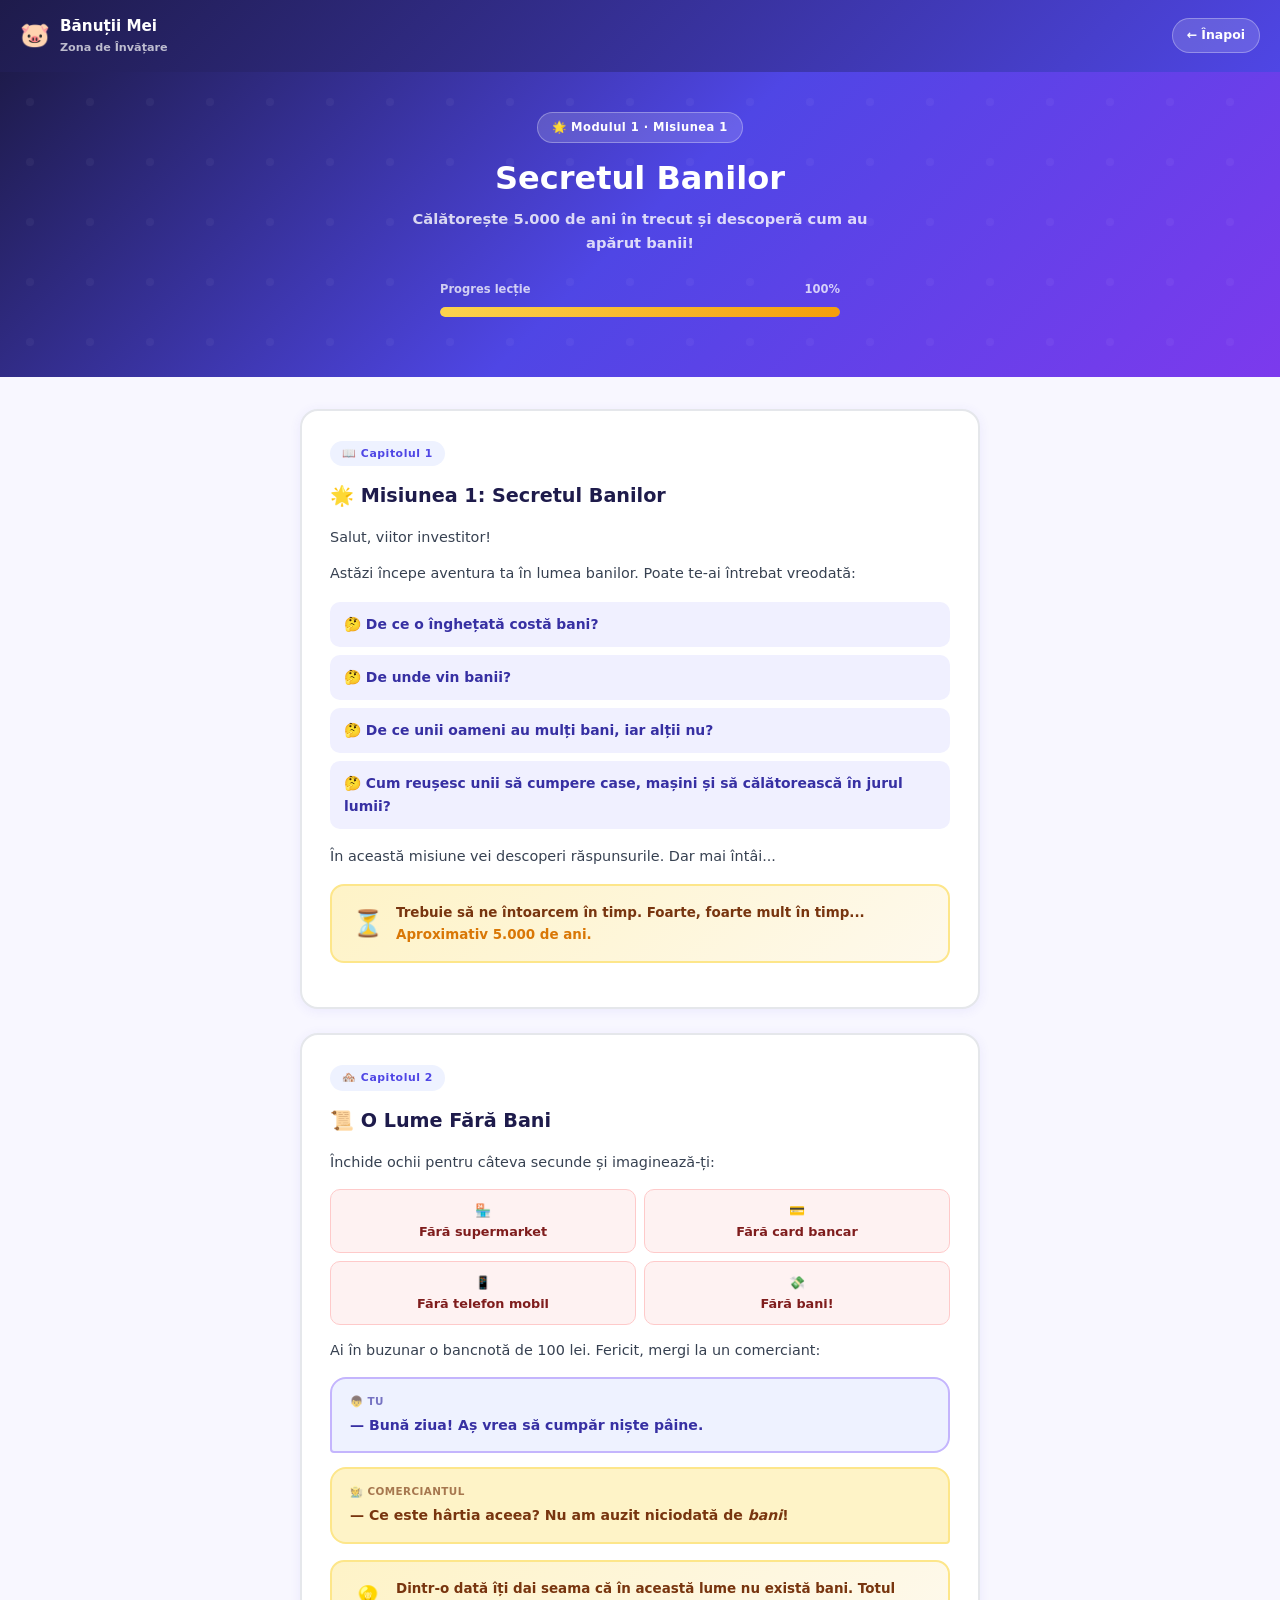
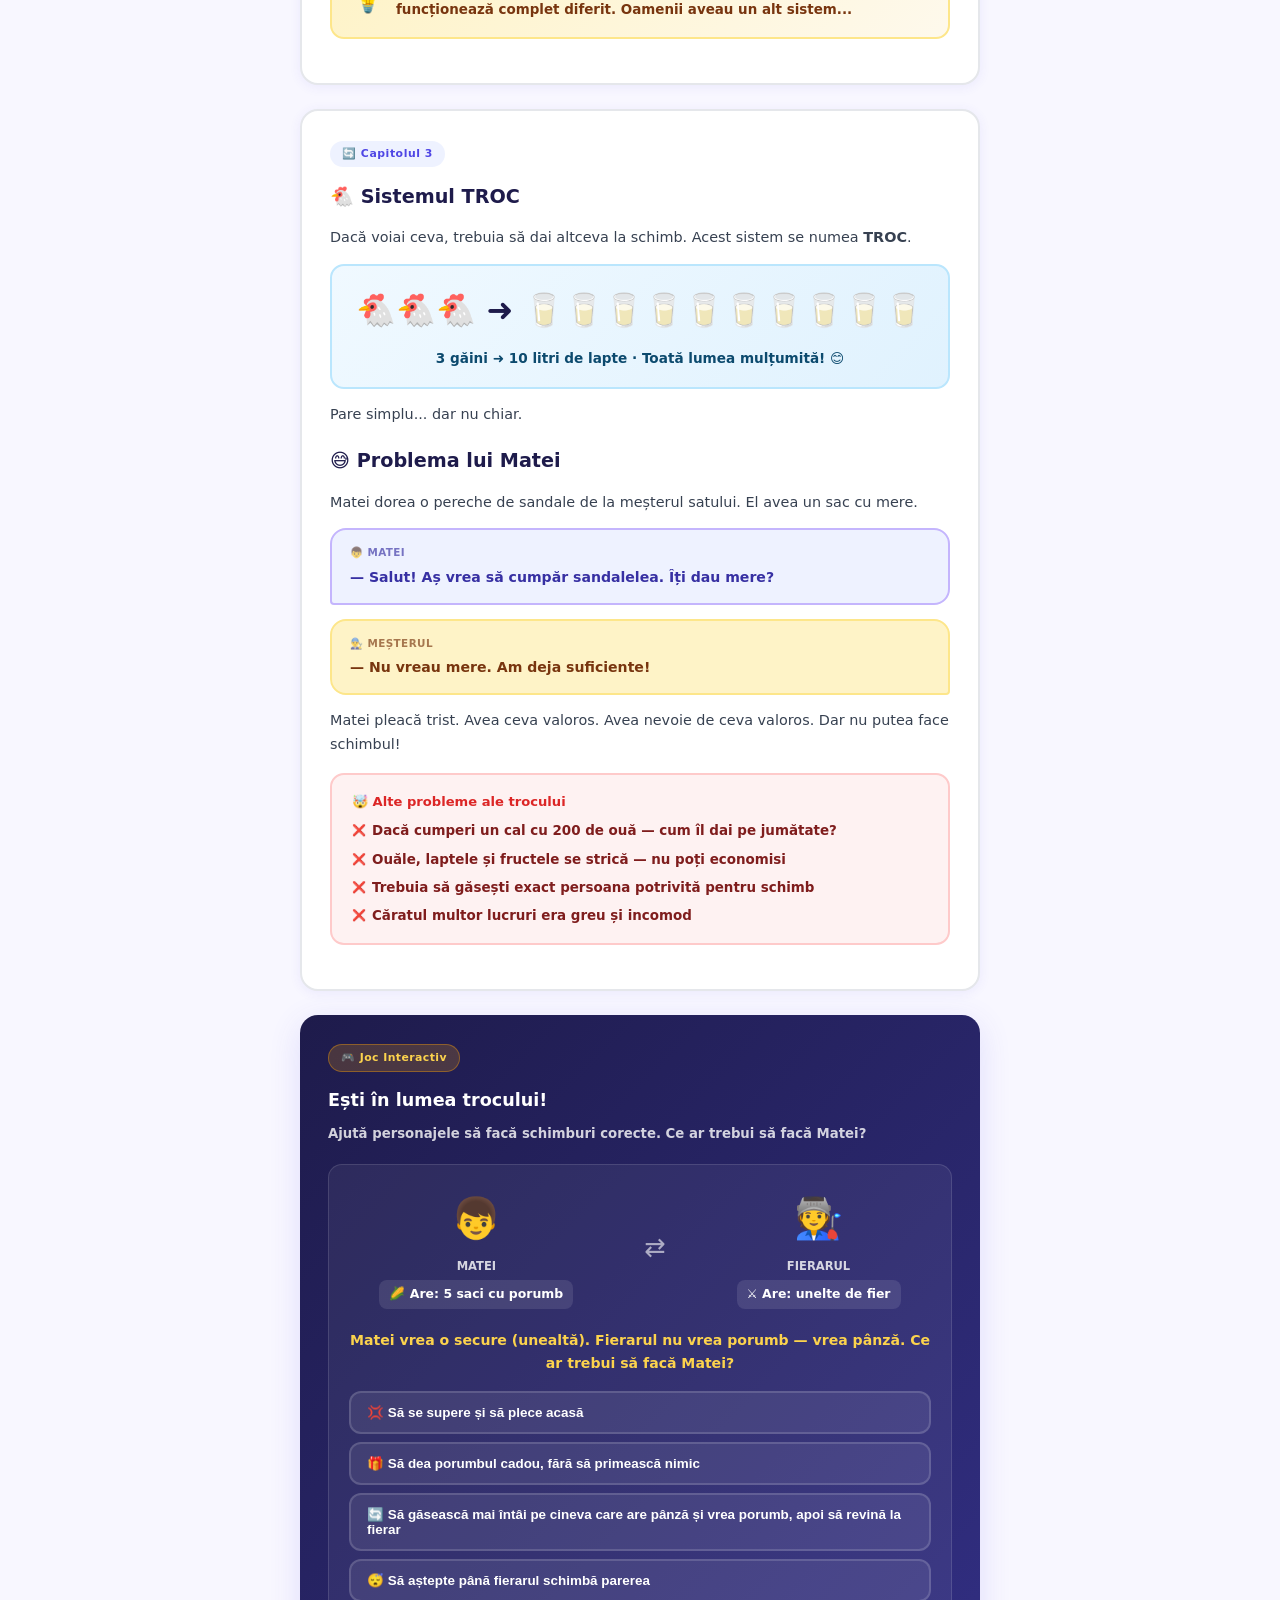
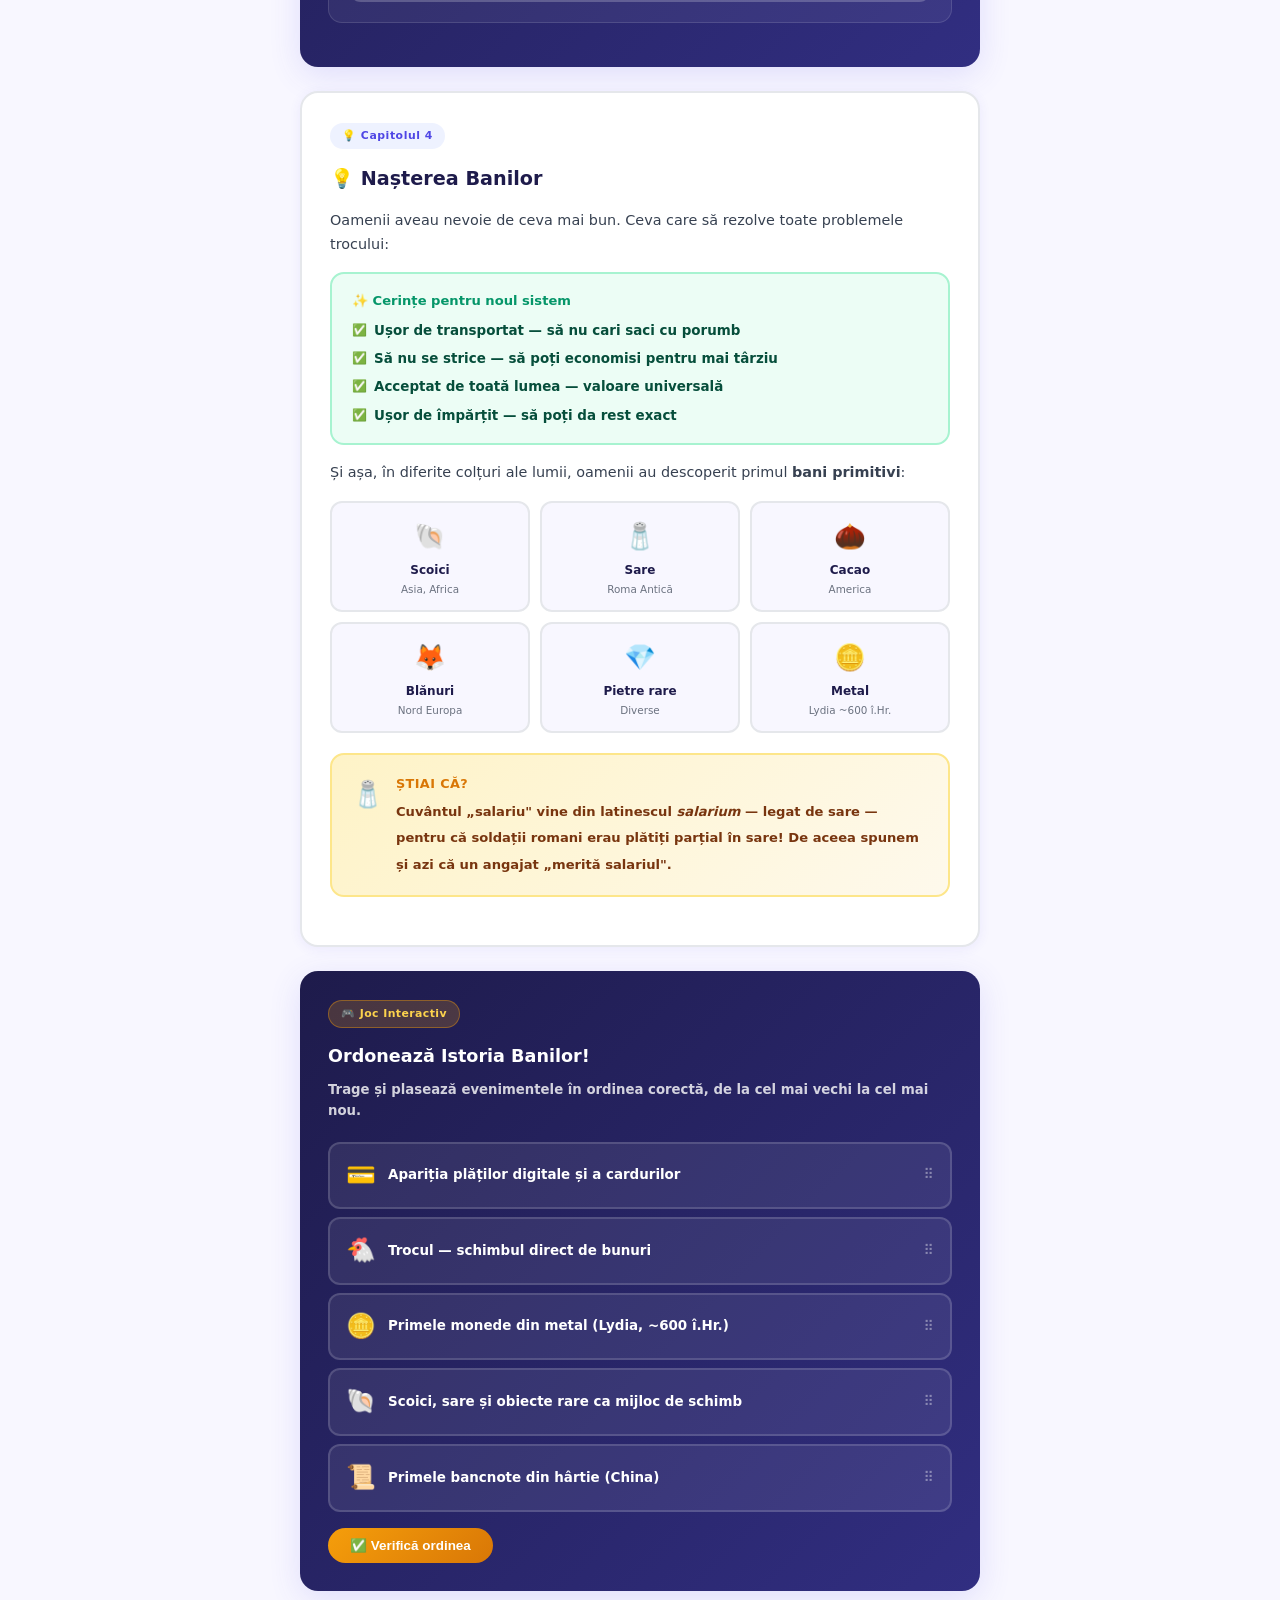
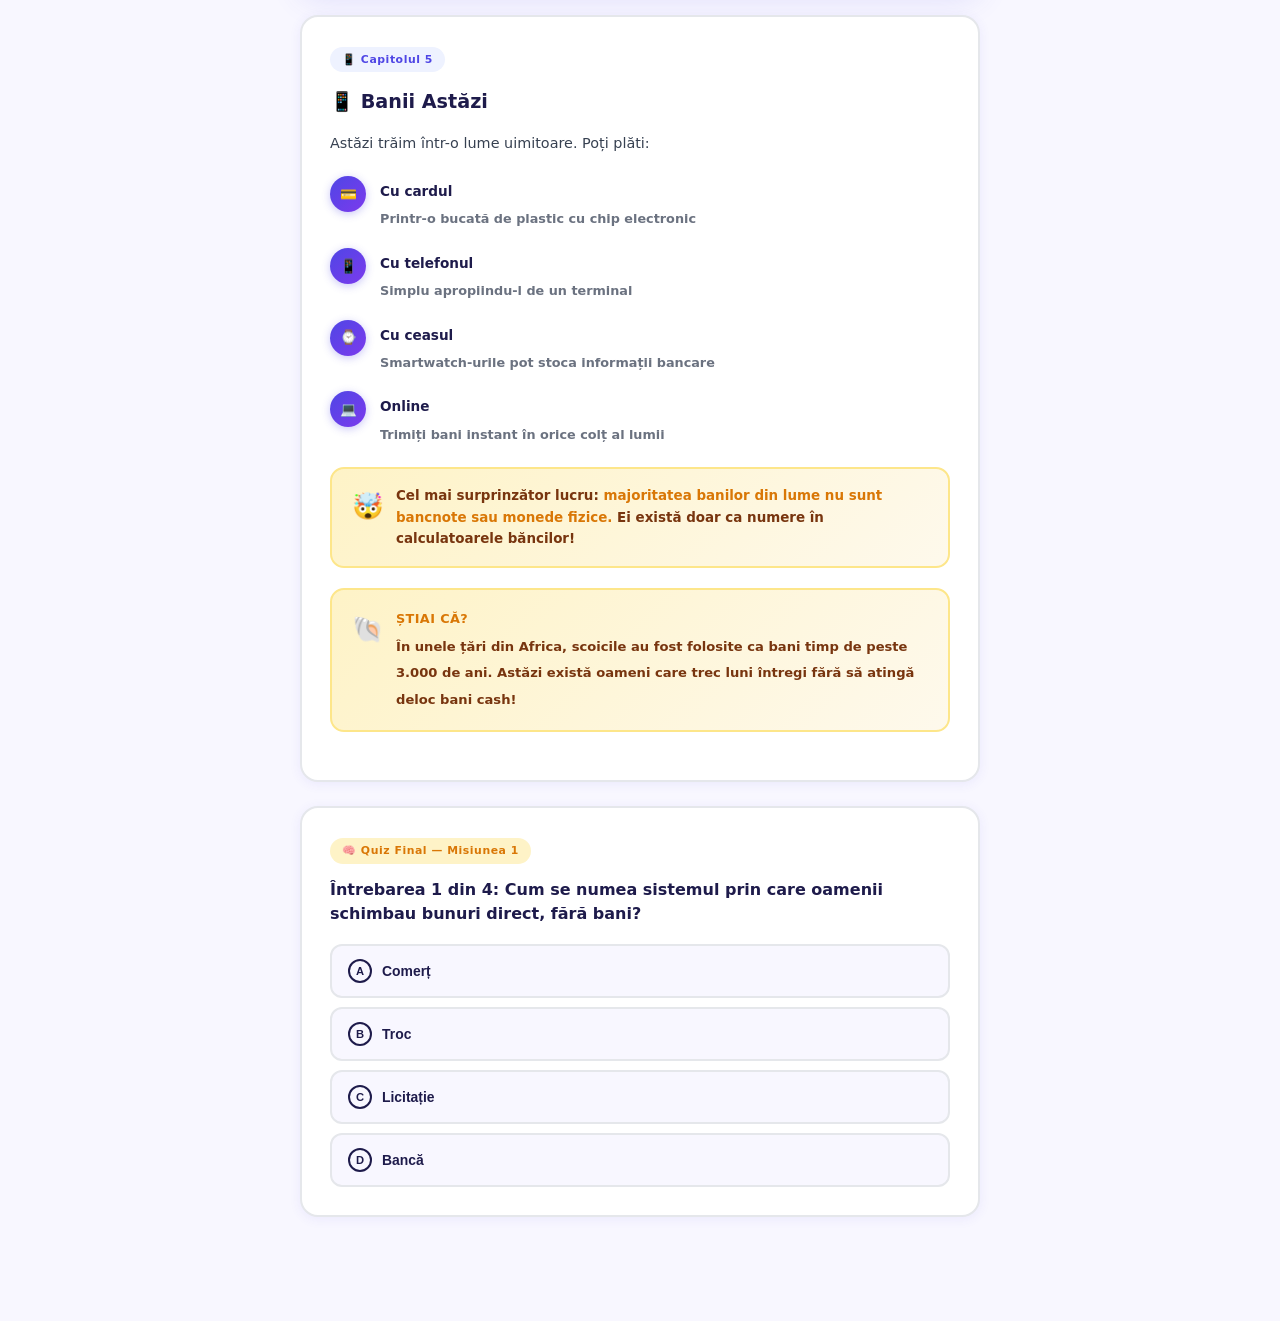
<file: lectia1.html>
<!DOCTYPE html>
<html lang="ro">
<head>
<meta charset="UTF-8">
<meta name="viewport" content="width=device-width, initial-scale=1.0">
<title>Misiunea 1: Secretul Banilor — Bănuții Mei</title>
<link rel="icon" href="data:image/svg+xml,%3Csvg xmlns='http://www.w3.org/2000/svg' viewBox='0 0 64 64'%3E%3Ctext y='52' font-size='52'%3E%F0%9F%90%B7%3C/text%3E%3C/svg%3E">
<style>
  :root {
    --purple:    #4F46E5;
    --purple-d:  #3730A3;
    --purple-l:  #EEF2FF;
    --gold:      #F59E0B;
    --gold-l:    #FEF3C7;
    --gold-d:    #D97706;
    --green:     #059669;
    --green-l:   #ECFDF5;
    --red:       #DC2626;
    --red-l:     #FEF2F2;
    --text:      #1E1B4B;
    --text2:     #4338CA;
    --text3:     #6B7280;
    --bg:        #F8F7FF;
    --surface:   #FFFFFF;
    --border:    #E5E7EB;
    --sh:        0 2px 12px rgba(79,70,229,.08);
    --sh-lg:     0 8px 32px rgba(79,70,229,.14);
    --radius:    18px;
  }
  * { margin:0; padding:0; box-sizing:border-box; }
  body { font-family:'Segoe UI',system-ui,sans-serif; background:var(--bg); color:var(--text); line-height:1.65; }

  /* ── NAV ── */
  .nav { background:linear-gradient(135deg,#1E1B4B,#4F46E5); padding:14px 20px; display:flex; align-items:center; gap:14px; }
  .nav-brand { display:flex; align-items:center; gap:10px; color:white; text-decoration:none; }
  .nav-brand h1 { font-size:.95rem; font-weight:900; }
  .nav-brand p  { font-size:.7rem; opacity:.7; font-weight:600; }
  .nav-back { margin-left:auto; color:white; background:rgba(255,255,255,.15); border:1.5px solid rgba(255,255,255,.3); border-radius:50px; padding:6px 14px; font-size:.78rem; font-weight:800; cursor:pointer; text-decoration:none; }

  /* ── HERO ── */
  .hero {
    background:linear-gradient(135deg,#1E1B4B 0%,#4F46E5 50%,#7C3AED 100%);
    padding:40px 24px 60px; text-align:center; color:white; position:relative; overflow:hidden;
  }
  .hero::before {
    content:''; position:absolute; inset:0;
    background:url("data:image/svg+xml,%3Csvg width='60' height='60' viewBox='0 0 60 60' xmlns='http://www.w3.org/2000/svg'%3E%3Cg fill='none' fill-rule='evenodd'%3E%3Cg fill='%23ffffff' fill-opacity='0.04'%3E%3Ccircle cx='30' cy='30' r='4'/%3E%3C/g%3E%3C/g%3E%3C/svg%3E");
  }
  .hero-badge { display:inline-flex; align-items:center; gap:6px; background:rgba(255,255,255,.15); border:1.5px solid rgba(255,255,255,.3); border-radius:50px; padding:5px 14px; font-size:.72rem; font-weight:800; margin-bottom:16px; letter-spacing:.04em; }
  .hero h1 { font-size:2rem; font-weight:900; margin-bottom:10px; line-height:1.2; }
  .hero p  { font-size:.92rem; opacity:.8; font-weight:600; max-width:480px; margin:0 auto 24px; }
  .progress-wrap { max-width:400px; margin:0 auto; }
  .progress-label { display:flex; justify-content:space-between; font-size:.72rem; font-weight:800; opacity:.75; margin-bottom:8px; }
  .progress-bar { background:rgba(255,255,255,.2); border-radius:100px; height:10px; overflow:hidden; }
  .progress-fill { height:100%; border-radius:100px; background:linear-gradient(90deg,#FCD34D,#F59E0B); transition:width .8s cubic-bezier(.34,1.56,.64,1); }

  /* ── MAIN ── */
  .main { max-width:720px; margin:0 auto; padding:32px 20px 80px; }

  /* ── STORY CARD ── */
  .story-card {
    background:var(--surface); border-radius:var(--radius); border:2px solid var(--border);
    padding:28px; box-shadow:var(--sh); margin-bottom:24px;
    opacity:0; transform:translateY(24px); transition:opacity .5s, transform .5s;
  }
  .story-card.visible { opacity:1; transform:none; }
  .story-card .card-tag {
    display:inline-flex; align-items:center; gap:5px;
    background:var(--purple-l); color:var(--purple);
    border-radius:50px; padding:4px 12px; font-size:.68rem; font-weight:900;
    letter-spacing:.05em; margin-bottom:14px;
  }
  .story-card h2 { font-size:1.2rem; font-weight:900; margin-bottom:14px; color:var(--text); }
  .story-card p  { font-size:.9rem; color:#374151; font-weight:500; margin-bottom:12px; }
  .story-card p:last-child { margin-bottom:0; }

  /* speech bubble */
  .bubble {
    background:var(--purple-l); border:2px solid #C4B5FD;
    border-radius:16px; border-bottom-left-radius:4px;
    padding:14px 18px; margin:14px 0; font-size:.88rem; font-weight:700; color:var(--purple-d);
    position:relative;
  }
  .bubble.right { border-bottom-left-radius:16px; border-bottom-right-radius:4px; background:var(--gold-l); border-color:#FDE68A; color:#78350F; }
  .bubble-name { font-size:.65rem; font-weight:900; opacity:.65; margin-bottom:4px; letter-spacing:.04em; text-transform:uppercase; }

  /* fact highlight */
  .highlight-box {
    background:linear-gradient(135deg,var(--gold-l),#FEF9EC);
    border:2px solid #FDE68A; border-radius:14px; padding:16px 20px;
    margin:16px 0; display:flex; align-items:flex-start; gap:12px;
  }
  .highlight-box .hb-icon { font-size:1.6rem; flex-shrink:0; }
  .highlight-box .hb-text { font-size:.84rem; font-weight:700; color:#78350F; line-height:1.6; }
  .highlight-box .hb-text strong { color:var(--gold-d); }

  .problem-box {
    background:var(--red-l); border:2px solid #FECACA; border-radius:14px;
    padding:16px 20px; margin:16px 0;
  }
  .problem-box h4 { font-size:.82rem; font-weight:900; color:var(--red); margin-bottom:8px; }
  .problem-box ul { list-style:none; display:flex; flex-direction:column; gap:6px; }
  .problem-box li { font-size:.84rem; font-weight:600; color:#7F1D1D; padding-left:20px; position:relative; }
  .problem-box li::before { content:'❌'; position:absolute; left:0; font-size:.7rem; top:2px; }

  .solution-box {
    background:var(--green-l); border:2px solid #A7F3D0; border-radius:14px;
    padding:16px 20px; margin:16px 0;
  }
  .solution-box h4 { font-size:.82rem; font-weight:900; color:var(--green); margin-bottom:8px; }
  .solution-box ul { list-style:none; display:flex; flex-direction:column; gap:6px; }
  .solution-box li { font-size:.84rem; font-weight:600; color:#064E3B; padding-left:22px; position:relative; }
  .solution-box li::before { content:'✅'; position:absolute; left:0; font-size:.75rem; top:1px; }

  /* timeline */
  .timeline { margin:20px 0; }
  .tl-item { display:flex; gap:14px; margin-bottom:16px; align-items:flex-start; }
  .tl-dot { width:36px; height:36px; border-radius:50%; background:linear-gradient(135deg,var(--purple),#7C3AED); color:white; font-size:.85rem; display:flex; align-items:center; justify-content:center; flex-shrink:0; box-shadow:0 2px 8px rgba(79,70,229,.3); }
  .tl-body { flex:1; padding-top:4px; }
  .tl-body strong { font-size:.85rem; font-weight:900; display:block; margin-bottom:3px; }
  .tl-body span { font-size:.8rem; color:var(--text3); font-weight:600; }

  /* ── INTERACTIVE: TROC GAME ── */
  .interactive-card {
    background:linear-gradient(135deg,#1E1B4B,#312E81);
    border-radius:var(--radius); padding:28px; margin-bottom:24px;
    color:white; box-shadow:var(--sh-lg);
    opacity:0; transform:translateY(24px); transition:opacity .5s, transform .5s;
  }
  .interactive-card.visible { opacity:1; transform:none; }
  .ic-tag { display:inline-flex; align-items:center; gap:5px; background:rgba(245,158,11,.2); border:1.5px solid rgba(245,158,11,.4); color:#FCD34D; border-radius:50px; padding:4px 12px; font-size:.68rem; font-weight:900; letter-spacing:.04em; margin-bottom:14px; }
  .ic-title { font-size:1.1rem; font-weight:900; margin-bottom:8px; }
  .ic-desc  { font-size:.83rem; opacity:.8; font-weight:600; margin-bottom:20px; line-height:1.6; }

  /* troc game */
  .troc-scene { background:rgba(255,255,255,.06); border:1.5px solid rgba(255,255,255,.12); border-radius:14px; padding:20px; margin-bottom:16px; }
  .troc-characters { display:flex; align-items:center; justify-content:space-around; margin-bottom:20px; flex-wrap:wrap; gap:10px; }
  .troc-char { text-align:center; }
  .troc-char .char-icon { font-size:2.5rem; display:block; margin-bottom:6px; }
  .troc-char .char-name { font-size:.72rem; font-weight:800; opacity:.8; }
  .troc-char .char-has  { font-size:.78rem; font-weight:700; background:rgba(255,255,255,.1); border-radius:8px; padding:4px 10px; margin-top:4px; }
  .troc-arrow { font-size:1.6rem; opacity:.6; }
  .troc-question { font-size:.88rem; font-weight:800; text-align:center; margin-bottom:16px; color:#FCD34D; }
  .troc-options { display:flex; flex-direction:column; gap:8px; }
  .troc-opt { background:rgba(255,255,255,.08); border:2px solid rgba(255,255,255,.15); border-radius:12px; padding:12px 16px; font-size:.84rem; font-weight:700; cursor:pointer; transition:all .2s; text-align:left; color:white; }
  .troc-opt:hover { background:rgba(255,255,255,.15); border-color:rgba(255,255,255,.35); transform:translateX(4px); }
  .troc-opt.correct { background:rgba(5,150,105,.3); border-color:#34D399; }
  .troc-opt.wrong   { background:rgba(220,38,38,.3);  border-color:#F87171; }
  .troc-feedback { display:none; background:rgba(255,255,255,.08); border-radius:12px; padding:14px 16px; font-size:.84rem; font-weight:700; margin-top:12px; line-height:1.6; }
  .troc-feedback.show { display:block; }
  .troc-next { display:none; margin-top:12px; background:linear-gradient(135deg,#F59E0B,#D97706); color:white; border:none; border-radius:50px; padding:10px 22px; font-size:.84rem; font-weight:900; cursor:pointer; transition:transform .15s; }
  .troc-next:hover { transform:scale(1.04); }
  .troc-next.show { display:inline-flex; align-items:center; gap:6px; }

  /* ── INTERACTIVE: MONEY SORT ── */
  .sort-grid { display:grid; grid-template-columns:repeat(2,1fr); gap:10px; margin-bottom:16px; }
  .sort-item { background:rgba(255,255,255,.08); border:2px solid rgba(255,255,255,.15); border-radius:12px; padding:14px; text-align:center; cursor:grab; transition:all .2s; user-select:none; }
  .sort-item:hover { background:rgba(255,255,255,.15); transform:scale(1.03); }
  .sort-item .si-icon { font-size:1.8rem; display:block; margin-bottom:5px; }
  .sort-item .si-name { font-size:.76rem; font-weight:800; }
  .sort-item .si-era  { font-size:.66rem; opacity:.6; font-weight:600; }
  .sort-item.placed   { opacity:.5; cursor:default; }
  .sort-zones { display:grid; grid-template-columns:1fr 1fr; gap:10px; margin-bottom:16px; }
  .sort-zone {
    border:2px dashed rgba(255,255,255,.25); border-radius:12px; min-height:80px;
    padding:10px; display:flex; flex-wrap:wrap; gap:6px; align-items:flex-start; transition:border-color .2s;
  }
  .sort-zone.hover { border-color:#FCD34D; background:rgba(252,211,77,.1); }
  .sort-zone-label { font-size:.72rem; font-weight:900; opacity:.7; letter-spacing:.04em; margin-bottom:8px; display:block; }

  /* ── INTERACTIVE: TIMELINE SORT ── */
  .tl-sort { display:flex; flex-direction:column; gap:8px; margin-bottom:16px; }
  .tl-sort-item { background:rgba(255,255,255,.08); border:2px solid rgba(255,255,255,.15); border-radius:12px; padding:12px 16px; display:flex; align-items:center; gap:12px; cursor:grab; transition:all .2s; }
  .tl-sort-item:hover { background:rgba(255,255,255,.14); }
  .tl-sort-item.dragging { opacity:.4; }
  .tl-sort-item .ts-icon { font-size:1.5rem; flex-shrink:0; }
  .tl-sort-item .ts-text { font-size:.84rem; font-weight:700; flex:1; }
  .tl-sort-item .ts-handle { font-size:.9rem; opacity:.4; }
  .sort-check-btn { background:linear-gradient(135deg,#F59E0B,#D97706); color:white; border:none; border-radius:50px; padding:10px 22px; font-size:.84rem; font-weight:900; cursor:pointer; transition:transform .15s; }
  .sort-check-btn:hover { transform:scale(1.04); }

  /* ── QUIZ ── */
  .quiz-card {
    background:var(--surface); border-radius:var(--radius); border:2px solid var(--border);
    padding:28px; box-shadow:var(--sh); margin-bottom:24px;
    opacity:0; transform:translateY(24px); transition:opacity .5s, transform .5s;
  }
  .quiz-card.visible { opacity:1; transform:none; }
  .quiz-card .quiz-tag { display:inline-flex; align-items:center; gap:5px; background:var(--gold-l); color:var(--gold-d); border-radius:50px; padding:4px 12px; font-size:.68rem; font-weight:900; letter-spacing:.05em; margin-bottom:14px; }
  .quiz-q { font-size:1rem; font-weight:900; margin-bottom:18px; color:var(--text); line-height:1.5; }
  .quiz-opts { display:flex; flex-direction:column; gap:9px; }
  .quiz-opt { background:var(--bg); border:2px solid var(--border); border-radius:12px; padding:13px 16px; font-size:.87rem; font-weight:700; cursor:pointer; transition:all .2s; text-align:left; color:var(--text); display:flex; align-items:center; gap:10px; }
  .quiz-opt:hover:not([disabled]) { border-color:var(--purple); background:var(--purple-l); }
  .quiz-opt.correct { border-color:var(--green); background:var(--green-l); color:#065F46; }
  .quiz-opt.wrong   { border-color:var(--red); background:var(--red-l); color:#7F1D1D; }
  .quiz-opt .opt-letter { width:24px; height:24px; border-radius:50%; border:2px solid currentColor; display:flex; align-items:center; justify-content:center; font-size:.7rem; font-weight:900; flex-shrink:0; }
  .quiz-feedback { display:none; border-radius:12px; padding:13px 16px; font-size:.84rem; font-weight:700; margin-top:14px; line-height:1.6; }
  .quiz-feedback.show.correct { display:block; background:var(--green-l); color:#065F46; border:2px solid #A7F3D0; }
  .quiz-feedback.show.wrong   { display:block; background:var(--red-l); color:#7F1D1D; border:2px solid #FECACA; }
  .quiz-score { text-align:center; padding:20px; }
  .quiz-score .qs-icon { font-size:3rem; margin-bottom:10px; }
  .quiz-score h3 { font-size:1.1rem; font-weight:900; margin-bottom:6px; }
  .quiz-score p  { font-size:.83rem; color:var(--text3); font-weight:600; }

  /* ── COMPLETION ── */
  .completion-card {
    background:linear-gradient(135deg,#059669,#34D399); border-radius:var(--radius);
    padding:32px; text-align:center; color:white; box-shadow:var(--sh-lg); margin-bottom:24px;
    display:none;
  }
  .completion-card.show { display:block; animation:popIn .5s cubic-bezier(.34,1.56,.64,1); }
  @keyframes popIn { from{transform:scale(.8);opacity:0} to{transform:scale(1);opacity:1} }
  .completion-card .cc-icon { font-size:3.5rem; margin-bottom:14px; display:block; animation:float 3s ease-in-out infinite; }
  @keyframes float{0%,100%{transform:translateY(0)}50%{transform:translateY(-8px)}}
  .completion-card h2 { font-size:1.4rem; font-weight:900; margin-bottom:8px; }
  .completion-card p  { font-size:.88rem; opacity:.85; font-weight:600; max-width:400px; margin:0 auto 22px; line-height:1.6; }
  .xp-badge { display:inline-flex; align-items:center; gap:8px; background:rgba(255,255,255,.2); border:2px solid rgba(255,255,255,.4); border-radius:50px; padding:10px 22px; font-size:1rem; font-weight:900; margin-bottom:20px; }
  .btn-next-lesson { background:white; color:var(--green); border:none; border-radius:50px; padding:14px 28px; font-size:.95rem; font-weight:900; cursor:pointer; transition:transform .15s, box-shadow .15s; box-shadow:0 4px 14px rgba(0,0,0,.15); }
  .btn-next-lesson:hover { transform:scale(1.04); box-shadow:0 6px 20px rgba(0,0,0,.2); }

  /* ── FUN FACT ── */
  .fun-fact { background:linear-gradient(135deg,var(--gold-l),#FEF9EC); border:2px solid #FDE68A; border-radius:14px; padding:18px 20px; margin:20px 0; display:flex; gap:12px; align-items:flex-start; }
  .fun-fact .ff-icon { font-size:1.6rem; flex-shrink:0; }
  .fun-fact .ff-body strong { font-size:.8rem; font-weight:900; color:var(--gold-d); display:block; margin-bottom:4px; letter-spacing:.03em; }
  .fun-fact .ff-body span  { font-size:.82rem; font-weight:600; color:#78350F; line-height:1.6; }

  /* ── CHALLENGE ── */
  .challenge-card { background:linear-gradient(135deg,#4F46E5,#7C3AED); border-radius:var(--radius); padding:24px; margin-bottom:24px; color:white; }
  .challenge-card .ch-tag { display:inline-flex; align-items:center; gap:5px; background:rgba(252,211,77,.2); border:1.5px solid rgba(252,211,77,.4); color:#FCD34D; border-radius:50px; padding:4px 12px; font-size:.68rem; font-weight:900; letter-spacing:.04em; margin-bottom:12px; }
  .challenge-card h3 { font-size:1rem; font-weight:900; margin-bottom:8px; }
  .challenge-card p  { font-size:.83rem; opacity:.8; font-weight:600; margin-bottom:16px; line-height:1.6; }
  .challenge-opts { display:flex; flex-direction:column; gap:8px; }
  .ch-opt { background:rgba(255,255,255,.08); border:2px solid rgba(255,255,255,.15); border-radius:12px; padding:12px 16px; font-size:.84rem; font-weight:700; cursor:pointer; transition:all .2s; text-align:left; color:white; display:flex; align-items:center; gap:10px; }
  .ch-opt:hover { background:rgba(255,255,255,.18); transform:translateX(4px); }
  .ch-opt.selected { border-color:#FCD34D; background:rgba(252,211,77,.15); color:#FCD34D; }
  .ch-vote-bar { margin-top:8px; height:6px; border-radius:100px; background:rgba(255,255,255,.15); overflow:hidden; }
  .ch-vote-fill { height:100%; border-radius:100px; background:#FCD34D; transition:width 1s; }

  /* ── COIN ANIMATION ── */
  .coin-fall { position:fixed; top:0; left:0; width:100%; height:100%; pointer-events:none; z-index:9999; }
  .coin { position:absolute; font-size:1.4rem; animation:coinFall 1.2s ease-in forwards; }
  @keyframes coinFall { 0%{transform:translateY(-20px) rotate(0);opacity:1} 100%{transform:translateY(100vh) rotate(720deg);opacity:0} }

  /* ── SCROLL REVEAL ── */
  @media(prefers-reduced-motion:reduce){ .story-card,.interactive-card,.quiz-card{ opacity:1; transform:none; } }
</style>
</head>
<body>

<nav class="nav">
  <a class="nav-brand" href="invatare.html">
    <span style="font-size:1.5rem">🐷</span>
    <div><h1>Bănuții Mei</h1><p>Zona de Învățare</p></div>
  </a>
  <a class="nav-back" href="invatare.html">← Înapoi</a>
</nav>

<div class="hero">
  <div class="hero-badge">🌟 Modulul 1 · Misiunea 1</div>
  <h1>Secretul Banilor</h1>
  <p>Călătorește 5.000 de ani în trecut și descoperă cum au apărut banii!</p>
  <div class="progress-wrap">
    <div class="progress-label"><span>Progres lecție</span><span id="progressPct">0%</span></div>
    <div class="progress-bar"><div class="progress-fill" id="progressFill" style="width:0%"></div></div>
  </div>
</div>

<div class="main">

  <!-- ─── SECTION 1: INTRO ─── -->
  <div class="story-card" data-section="1">
    <div class="card-tag">📖 Capitolul 1</div>
    <h2>🌟 Misiunea 1: Secretul Banilor</h2>
    <p>Salut, viitor investitor!</p>
    <p>Astăzi începe aventura ta în lumea banilor. Poate te-ai întrebat vreodată:</p>
    <div style="display:flex;flex-direction:column;gap:8px;margin:16px 0">
      <div style="background:#F0F0FF;border-radius:10px;padding:11px 14px;font-size:.87rem;font-weight:700;color:var(--purple-d)">🤔 De ce o înghețată costă bani?</div>
      <div style="background:#F0F0FF;border-radius:10px;padding:11px 14px;font-size:.87rem;font-weight:700;color:var(--purple-d)">🤔 De unde vin banii?</div>
      <div style="background:#F0F0FF;border-radius:10px;padding:11px 14px;font-size:.87rem;font-weight:700;color:var(--purple-d)">🤔 De ce unii oameni au mulți bani, iar alții nu?</div>
      <div style="background:#F0F0FF;border-radius:10px;padding:11px 14px;font-size:.87rem;font-weight:700;color:var(--purple-d)">🤔 Cum reușesc unii să cumpere case, mașini și să călătorească în jurul lumii?</div>
    </div>
    <p>În această misiune vei descoperi răspunsurile. Dar mai întâi...</p>
    <div class="highlight-box">
      <div class="hb-icon">⏳</div>
      <div class="hb-text">Trebuie să ne întoarcem în timp. Foarte, foarte mult în timp... <strong>Aproximativ 5.000 de ani.</strong></div>
    </div>
  </div>

  <!-- ─── SECTION 2: O LUME FARA BANI ─── -->
  <div class="story-card" data-section="2">
    <div class="card-tag">🏘️ Capitolul 2</div>
    <h2>📜 O Lume Fără Bani</h2>
    <p>Închide ochii pentru câteva secunde și imaginează-ți:</p>
    <div style="display:grid;grid-template-columns:1fr 1fr;gap:8px;margin:14px 0">
      <div style="background:var(--red-l);border:1.5px solid #FECACA;border-radius:10px;padding:10px 12px;font-size:.8rem;font-weight:700;color:#7F1D1D;text-align:center">🏪<br>Fără supermarket</div>
      <div style="background:var(--red-l);border:1.5px solid #FECACA;border-radius:10px;padding:10px 12px;font-size:.8rem;font-weight:700;color:#7F1D1D;text-align:center">💳<br>Fără card bancar</div>
      <div style="background:var(--red-l);border:1.5px solid #FECACA;border-radius:10px;padding:10px 12px;font-size:.8rem;font-weight:700;color:#7F1D1D;text-align:center">📱<br>Fără telefon mobil</div>
      <div style="background:var(--red-l);border:1.5px solid #FECACA;border-radius:10px;padding:10px 12px;font-size:.8rem;font-weight:700;color:#7F1D1D;text-align:center">💸<br>Fără bani!</div>
    </div>
    <p>Ai în buzunar o bancnotă de 100 lei. Fericit, mergi la un comerciant:</p>
    <div class="bubble">
      <div class="bubble-name">👦 TU</div>
      — Bună ziua! Aș vrea să cumpăr niște pâine.
    </div>
    <div class="bubble right">
      <div class="bubble-name">🧑‍🌾 COMERCIANTUL</div>
      — Ce este hârtia aceea? Nu am auzit niciodată de <em>bani</em>!
    </div>
    <div class="highlight-box">
      <div class="hb-icon">💡</div>
      <div class="hb-text">Dintr-o dată îți dai seama că în această lume nu există bani. Totul funcționează complet diferit. Oamenii aveau un alt sistem...</div>
    </div>
  </div>

  <!-- ─── SECTION 3: TROC ─── -->
  <div class="story-card" data-section="3">
    <div class="card-tag">🔄 Capitolul 3</div>
    <h2>🐔 Sistemul TROC</h2>
    <p>Dacă voiai ceva, trebuia să dai altceva la schimb. Acest sistem se numea <strong>TROC</strong>.</p>
    <div style="background:linear-gradient(135deg,#F0F9FF,#E0F2FE);border:2px solid #BAE6FD;border-radius:14px;padding:18px;margin:14px 0;text-align:center">
      <div style="font-size:2rem;margin-bottom:10px">🐔🐔🐔 ➜ 🥛🥛🥛🥛🥛🥛🥛🥛🥛🥛</div>
      <div style="font-size:.85rem;font-weight:700;color:#0C4A6E">3 găini <strong>➜</strong> 10 litri de lapte · Toată lumea mulțumită! 😊</div>
    </div>
    <p>Pare simplu... dar nu chiar.</p>

    <h2 style="margin-top:18px">😅 Problema lui Matei</h2>
    <p>Matei dorea o pereche de sandale de la meșterul satului. El avea un sac cu mere.</p>
    <div class="bubble">
      <div class="bubble-name">👦 MATEI</div>
      — Salut! Aș vrea să cumpăr sandalelea. Îți dau mere?
    </div>
    <div class="bubble right">
      <div class="bubble-name">👨‍🔧 MEȘTERUL</div>
      — Nu vreau mere. Am deja suficiente!
    </div>
    <p>Matei pleacă trist. Avea ceva valoros. Avea nevoie de ceva valoros. Dar nu putea face schimbul!</p>

    <div class="problem-box">
      <h4>🤯 Alte probleme ale trocului</h4>
      <ul>
        <li>Dacă cumperi un cal cu 200 de ouă — cum îl dai pe jumătate?</li>
        <li>Ouăle, laptele și fructele se strică — nu poți economisi</li>
        <li>Trebuia să găsești exact persoana potrivită pentru schimb</li>
        <li>Căratul multor lucruri era greu și incomod</li>
      </ul>
    </div>
  </div>

  <!-- ─── INTERACTIVE 1: TROC GAME ─── -->
  <div class="interactive-card" data-section="4" id="trocGame">
    <div class="ic-tag">🎮 Joc Interactiv</div>
    <div class="ic-title">Ești în lumea trocului!</div>
    <div class="ic-desc">Ajută personajele să facă schimburi corecte. Ce ar trebui să facă Matei?</div>

    <div class="troc-scene" id="trocScene">
      <div class="troc-characters">
        <div class="troc-char">
          <span class="char-icon">👦</span>
          <div class="char-name">MATEI</div>
          <div class="char-has">🌽 Are: 5 saci cu porumb</div>
        </div>
        <div class="troc-arrow">⇄</div>
        <div class="troc-char">
          <span class="char-icon">🧑‍🏭</span>
          <div class="char-name">FIERARUL</div>
          <div class="char-has">⚔️ Are: unelte de fier</div>
        </div>
      </div>
      <div class="troc-question" id="trocQuestion">Matei vrea o secure (unealtă). Fierarul nu vrea porumb — vrea pânză. Ce ar trebui să facă Matei?</div>
      <div class="troc-options" id="trocOptions">
        <button class="troc-opt" onclick="answerTroc(this, false)">💢 Să se supere și să plece acasă</button>
        <button class="troc-opt" onclick="answerTroc(this, false)">🎁 Să dea porumbul cadou, fără să primească nimic</button>
        <button class="troc-opt" onclick="answerTroc(this, true)">🔄 Să găsească mai întâi pe cineva care are pânză și vrea porumb, apoi să revină la fierar</button>
        <button class="troc-opt" onclick="answerTroc(this, false)">😴 Să aștepte până fierarul schimbă parerea</button>
      </div>
      <div class="troc-feedback" id="trocFeedback"></div>
      <button class="troc-next" id="trocNext" onclick="nextTrocStep()">Continuă ➜</button>
    </div>
  </div>

  <!-- ─── SECTION 4: NASTEREA BANILOR ─── -->
  <div class="story-card" data-section="5">
    <div class="card-tag">💡 Capitolul 4</div>
    <h2>💡 Nașterea Banilor</h2>
    <p>Oamenii aveau nevoie de ceva mai bun. Ceva care să rezolve toate problemele trocului:</p>
    <div class="solution-box">
      <h4>✨ Cerințe pentru noul sistem</h4>
      <ul>
        <li>Ușor de transportat — să nu cari saci cu porumb</li>
        <li>Să nu se strice — să poți economisi pentru mai târziu</li>
        <li>Acceptat de toată lumea — valoare universală</li>
        <li>Ușor de împărțit — să poți da rest exact</li>
      </ul>
    </div>
    <p>Și așa, în diferite colțuri ale lumii, oamenii au descoperit primul <strong>bani primitivi</strong>:</p>
    <div style="display:grid;grid-template-columns:repeat(3,1fr);gap:10px;margin:16px 0;text-align:center">
      <div style="background:var(--bg);border:2px solid var(--border);border-radius:12px;padding:12px"><div style="font-size:1.6rem">🐚</div><div style="font-size:.75rem;font-weight:700;margin-top:4px">Scoici</div><div style="font-size:.65rem;color:var(--text3)">Asia, Africa</div></div>
      <div style="background:var(--bg);border:2px solid var(--border);border-radius:12px;padding:12px"><div style="font-size:1.6rem">🧂</div><div style="font-size:.75rem;font-weight:700;margin-top:4px">Sare</div><div style="font-size:.65rem;color:var(--text3)">Roma Antică</div></div>
      <div style="background:var(--bg);border:2px solid var(--border);border-radius:12px;padding:12px"><div style="font-size:1.6rem">🌰</div><div style="font-size:.75rem;font-weight:700;margin-top:4px">Cacao</div><div style="font-size:.65rem;color:var(--text3)">America</div></div>
      <div style="background:var(--bg);border:2px solid var(--border);border-radius:12px;padding:12px"><div style="font-size:1.6rem">🦊</div><div style="font-size:.75rem;font-weight:700;margin-top:4px">Blănuri</div><div style="font-size:.65rem;color:var(--text3)">Nord Europa</div></div>
      <div style="background:var(--bg);border:2px solid var(--border);border-radius:12px;padding:12px"><div style="font-size:1.6rem">💎</div><div style="font-size:.75rem;font-weight:700;margin-top:4px">Pietre rare</div><div style="font-size:.65rem;color:var(--text3)">Diverse</div></div>
      <div style="background:var(--bg);border:2px solid var(--border);border-radius:12px;padding:12px"><div style="font-size:1.6rem">🪙</div><div style="font-size:.75rem;font-weight:700;margin-top:4px">Metal</div><div style="font-size:.65rem;color:var(--text3)">Lydia ~600 î.Hr.</div></div>
    </div>
    <div class="fun-fact">
      <div class="ff-icon">🧂</div>
      <div class="ff-body"><strong>ȘTIAI CĂ?</strong><span>Cuvântul „salariu" vine din latinescul <em>salarium</em> — legat de sare — pentru că soldații romani erau plătiți parțial în sare! De aceea spunem și azi că un angajat „merită salariul".</span></div>
    </div>
  </div>

  <!-- ─── INTERACTIVE 2: TIMELINE SORT ─── -->
  <div class="interactive-card" data-section="6" id="timelineSort">
    <div class="ic-tag">🎮 Joc Interactiv</div>
    <div class="ic-title">Ordonează Istoria Banilor!</div>
    <div class="ic-desc">Trage și plasează evenimentele în ordinea corectă, de la cel mai vechi la cel mai nou.</div>
    <div class="tl-sort" id="tlSortList">
      <div class="tl-sort-item" draggable="true" data-order="5" ondragstart="dragStart(event)" ondragover="dragOver(event)" ondrop="dropItem(event)">
        <span class="ts-icon">💳</span>
        <span class="ts-text">Apariția plăților digitale și a cardurilor</span>
        <span class="ts-handle">⠿</span>
      </div>
      <div class="tl-sort-item" draggable="true" data-order="1" ondragstart="dragStart(event)" ondragover="dragOver(event)" ondrop="dropItem(event)">
        <span class="ts-icon">🐔</span>
        <span class="ts-text">Trocul — schimbul direct de bunuri</span>
        <span class="ts-handle">⠿</span>
      </div>
      <div class="tl-sort-item" draggable="true" data-order="3" ondragstart="dragStart(event)" ondragover="dragOver(event)" ondrop="dropItem(event)">
        <span class="ts-icon">🪙</span>
        <span class="ts-text">Primele monede din metal (Lydia, ~600 î.Hr.)</span>
        <span class="ts-handle">⠿</span>
      </div>
      <div class="tl-sort-item" draggable="true" data-order="2" ondragstart="dragStart(event)" ondragover="dragOver(event)" ondrop="dropItem(event)">
        <span class="ts-icon">🐚</span>
        <span class="ts-text">Scoici, sare și obiecte rare ca mijloc de schimb</span>
        <span class="ts-handle">⠿</span>
      </div>
      <div class="tl-sort-item" draggable="true" data-order="4" ondragstart="dragStart(event)" ondragover="dragOver(event)" ondrop="dropItem(event)">
        <span class="ts-icon">📜</span>
        <span class="ts-text">Primele bancnote din hârtie (China)</span>
        <span class="ts-handle">⠿</span>
      </div>
    </div>
    <button class="sort-check-btn" onclick="checkTimeline()">✅ Verifică ordinea</button>
    <div class="troc-feedback" id="timelineFeedback" style="margin-top:12px"></div>
  </div>

  <!-- ─── SECTION 5: PREZENT ─── -->
  <div class="story-card" data-section="7">
    <div class="card-tag">📱 Capitolul 5</div>
    <h2>📱 Banii Astăzi</h2>
    <p>Astăzi trăim într-o lume uimitoare. Poți plăti:</p>
    <div class="timeline">
      <div class="tl-item"><div class="tl-dot">💳</div><div class="tl-body"><strong>Cu cardul</strong><span>Printr-o bucată de plastic cu chip electronic</span></div></div>
      <div class="tl-item"><div class="tl-dot">📱</div><div class="tl-body"><strong>Cu telefonul</strong><span>Simplu apropiindu-l de un terminal</span></div></div>
      <div class="tl-item"><div class="tl-dot">⌚</div><div class="tl-body"><strong>Cu ceasul</strong><span>Smartwatch-urile pot stoca informații bancare</span></div></div>
      <div class="tl-item"><div class="tl-dot">💻</div><div class="tl-body"><strong>Online</strong><span>Trimiți bani instant în orice colț al lumii</span></div></div>
    </div>
    <div class="highlight-box">
      <div class="hb-icon">🤯</div>
      <div class="hb-text">Cel mai surprinzător lucru: <strong>majoritatea banilor din lume nu sunt bancnote sau monede fizice.</strong> Ei există doar ca numere în calculatoarele băncilor!</div>
    </div>
    <div class="fun-fact">
      <div class="ff-icon">🐚</div>
      <div class="ff-body"><strong>ȘTIAI CĂ?</strong><span>În unele țări din Africa, scoicile au fost folosite ca bani timp de peste 3.000 de ani. Astăzi există oameni care trec luni întregi fără să atingă deloc bani cash!</span></div>
    </div>
  </div>

  <!-- ─── QUIZ FINAL ─── -->
  <div class="quiz-card" data-section="8" id="quizCard">
    <div class="quiz-tag">🧠 Quiz Final — Misiunea 1</div>

    <div id="quizContent">
      <div id="q1" class="quiz-question">
        <p class="quiz-q">Întrebarea 1 din 4: Cum se numea sistemul prin care oamenii schimbau bunuri direct, fără bani?</p>
        <div class="quiz-opts">
          <button class="quiz-opt" onclick="answerQuiz(this,'q1',false,'A')"><span class="opt-letter">A</span> Comerț</button>
          <button class="quiz-opt" onclick="answerQuiz(this,'q1',true,'B')"><span class="opt-letter">B</span> Troc</button>
          <button class="quiz-opt" onclick="answerQuiz(this,'q1',false,'C')"><span class="opt-letter">C</span> Licitație</button>
          <button class="quiz-opt" onclick="answerQuiz(this,'q1',false,'D')"><span class="opt-letter">D</span> Bancă</button>
        </div>
        <div class="quiz-feedback" id="fb-q1"></div>
      </div>

      <div id="q2" class="quiz-question" style="display:none">
        <p class="quiz-q">Întrebarea 2 din 4: Care era una din marile probleme ale trocului?</p>
        <div class="quiz-opts">
          <button class="quiz-opt" onclick="answerQuiz(this,'q2',false,'A')"><span class="opt-letter">A</span> Oamenii nu aveau ce oferi</button>
          <button class="quiz-opt" onclick="answerQuiz(this,'q2',false,'B')"><span class="opt-letter">B</span> Schimbul era prea rapid</button>
          <button class="quiz-opt" onclick="answerQuiz(this,'q2',true,'C')"><span class="opt-letter">C</span> Trebuia să găsești exact persoana potrivită și bunurile se stricau</button>
          <button class="quiz-opt" onclick="answerQuiz(this,'q2',false,'D')"><span class="opt-letter">D</span> Nu exista suficientă mâncare</button>
        </div>
        <div class="quiz-feedback" id="fb-q2"></div>
      </div>

      <div id="q3" class="quiz-question" style="display:none">
        <p class="quiz-q">Întrebarea 3 din 4: Unde au apărut primele monede din metal?</p>
        <div class="quiz-opts">
          <button class="quiz-opt" onclick="answerQuiz(this,'q3',false,'A')"><span class="opt-letter">A</span> China</button>
          <button class="quiz-opt" onclick="answerQuiz(this,'q3',false,'B')"><span class="opt-letter">B</span> Roma Antică</button>
          <button class="quiz-opt" onclick="answerQuiz(this,'q3',true,'C')"><span class="opt-letter">C</span> Lydia (actuala Turcie)</button>
          <button class="quiz-opt" onclick="answerQuiz(this,'q3',false,'D')"><span class="opt-letter">D</span> Egipt</button>
        </div>
        <div class="quiz-feedback" id="fb-q3"></div>
      </div>

      <div id="q4" class="quiz-question" style="display:none">
        <p class="quiz-q">Întrebarea 4 din 4: De unde vine cuvântul „salariu"?</p>
        <div class="quiz-opts">
          <button class="quiz-opt" onclick="answerQuiz(this,'q4',false,'A')"><span class="opt-letter">A</span> Din cuvântul „aur" în latină</button>
          <button class="quiz-opt" onclick="answerQuiz(this,'q4',false,'B')"><span class="opt-letter">B</span> Din numele unui rege roman</button>
          <button class="quiz-opt" onclick="answerQuiz(this,'q4',true,'C')"><span class="opt-letter">C</span> Din latinescul pentru sare (salarium)</button>
          <button class="quiz-opt" onclick="answerQuiz(this,'q4',false,'D')"><span class="opt-letter">D</span> Din cuvântul „muncă" în greacă</button>
        </div>
        <div class="quiz-feedback" id="fb-q4"></div>
      </div>

      <div id="quizFinal" class="quiz-score" style="display:none">
        <div class="qs-icon" id="quizFinalIcon">🏆</div>
        <h3 id="quizFinalTitle">Felicitări!</h3>
        <p id="quizFinalText"></p>
        <button style="margin-top:16px;background:var(--purple);color:white;border:none;border-radius:50px;padding:12px 24px;font-size:.9rem;font-weight:900;cursor:pointer" onclick="showCompletion()">Finalizează Misiunea →</button>
      </div>
    </div>
  </div>

  <!-- ─── CHALLENGE ─── -->
  <div class="challenge-card" id="challengeCard" style="display:none">
    <div class="ch-tag">⭐ Provocarea Exploratorului</div>
    <h3>Privește în jur și gândește-te...</h3>
    <p>Care dintre acestea crezi că va fi cel mai folosit peste 20 de ani?</p>
    <div class="challenge-opts" id="challengeOpts">
      <button class="ch-opt" onclick="voteChallenge(this,'coin')">🪙 Monede fizice</button>
      <button class="ch-opt" onclick="voteChallenge(this,'card')">💳 Carduri bancare</button>
      <button class="ch-opt" onclick="voteChallenge(this,'phone')">📱 Plata cu telefonul</button>
      <button class="ch-opt" onclick="voteChallenge(this,'crypto')">🔐 Criptomonede digitale</button>
    </div>
    <div id="challengeResult" style="display:none;margin-top:14px;font-size:.84rem;font-weight:700;opacity:.9;line-height:1.6"></div>
  </div>

  <!-- ─── COMPLETION ─── -->
  <div class="completion-card" id="completionCard">
    <span class="cc-icon">🏆</span>
    <h2>Misiunea 1 Completată!</h2>
    <p>Ai descoperit secretul banilor și cum au evoluat de la troc la plăți digitale. Ești pregătit pentru Misiunea 2!</p>
    <div class="xp-badge">⭐ +50 XP Câștigat!</div>
    <br>
    <button class="btn-next-lesson" onclick="goNextLesson()">Misiunea 2: Cum funcționează bugetul? →</button>
  </div>

</div><!-- /main -->

<div class="coin-fall" id="coinFall"></div>

<script>
// ── PROGRESS ──────────────────────────────────────────────────────────────────
const TOTAL_SECTIONS = 8;
let completedSections = new Set();
let quizAnswers = {};
let quizScore = 0;
let currentQuiz = 'q1';
let trocStep = 0;

function updateProgress() {
  const pct = Math.round((completedSections.size / TOTAL_SECTIONS) * 100);
  document.getElementById('progressFill').style.width = pct + '%';
  document.getElementById('progressPct').textContent = pct + '%';
}

// ── SCROLL REVEAL ─────────────────────────────────────────────────────────────
const observer = new IntersectionObserver((entries) => {
  entries.forEach(e => {
    if (e.isIntersecting) {
      e.target.classList.add('visible');
      const sec = e.target.dataset.section;
      if (sec) { completedSections.add(sec); updateProgress(); }
      observer.unobserve(e.target);
    }
  });
}, { threshold: 0.15 });

document.querySelectorAll('.story-card, .interactive-card, .quiz-card').forEach(el => observer.observe(el));

// ── TROC GAME ─────────────────────────────────────────────────────────────────
const trocSteps = [
  {
    chars: ['👦 Matei<br><small>🌽 Are porumb</small>', '🧑‍🏭 Fierarul<br><small>⚔️ Vrea pânză</small>'],
    q: 'Matei vrea o secure. Fierarul nu vrea porumb — vrea pânză. Ce face Matei?',
    opts: [
      { text: '💢 Să se supere și să plece acasă', correct: false },
      { text: '🎁 Să dea porumbul cadou', correct: false },
      { text: '🔄 Să găsească cineva cu pânză care vrea porumb, și să revină', correct: true },
      { text: '😴 Să aștepte până fierarul se răzgândește', correct: false }
    ],
    feedback: { correct: '✅ Exact! Acesta este un lanț de troc — una dintre marile probleme ale sistemului. Uneori trebuia să faci 3-4 schimburi ca să obții ce voiai!', wrong: '❌ Hmm, nu chiar. Matei trebuie să fie creativ și să găsească o cale de a obține pânza, apoi să revină la fierar.' }
  },
  {
    chars: ['👧 Maria<br><small>🥚 Are 200 ouă</small>', '🧑‍🌾 Fermierul<br><small>🐎 Are un cal</small>'],
    q: 'Maria vrea să cumpere un cal. Fermierul acceptă ouă ca plată. Dar un cal valorează mai mult decât 200 ouă... Ce problemă apare?',
    opts: [
      { text: '🐎 Nu se poate împărți calul în jumătate', correct: true },
      { text: '🥚 Ouăle sunt prea grele de cărtat', correct: false },
      { text: '😤 Fermierul nu place Maria', correct: false },
      { text: '🌧️ A venit ploaia', correct: false }
    ],
    feedback: { correct: '✅ Bravo! Indivizibilitatea era o mare problemă — dacă lucrurile nu aveau valori egale exacte, tranzacția era imposibilă!', wrong: '❌ Nu tocmai. Gândește-te: valoarea unui cal nu se potrivește exact cu 200 ouă. Ce faci cu diferența?' }
  }
];

function answerTroc(btn, isCorrect) {
  const opts = document.querySelectorAll('.troc-opt');
  opts.forEach(o => { o.disabled = true; o.style.opacity = '.6'; });
  btn.style.opacity = '1';
  btn.classList.add(isCorrect ? 'correct' : 'wrong');

  const step = trocSteps[trocStep];
  const fb = document.getElementById('trocFeedback');
  fb.textContent = isCorrect ? step.feedback.correct : step.feedback.wrong;
  fb.classList.add('show');

  const nxt = document.getElementById('trocNext');
  nxt.classList.add('show');
  nxt.textContent = trocStep < trocSteps.length - 1 ? 'Următoarea situație ➜' : 'Continuă lecția ➜';

  if (isCorrect) spawnCoins(3);
}

function nextTrocStep() {
  trocStep++;
  if (trocStep >= trocSteps.length) {
    completedSections.add('4');
    updateProgress();
    document.getElementById('trocGame').style.opacity = '.7';
    return;
  }
  const step = trocSteps[trocStep];
  document.getElementById('trocQuestion').textContent = step.q;
  document.getElementById('trocOptions').innerHTML = step.opts.map(o =>
    `<button class="troc-opt" onclick="answerTroc(this,${o.correct})">${o.text}</button>`
  ).join('');
  document.getElementById('trocFeedback').classList.remove('show');
  document.getElementById('trocNext').classList.remove('show');
}

// ── TIMELINE SORT ─────────────────────────────────────────────────────────────
let dragSrc = null;

function dragStart(e) { dragSrc = e.currentTarget; e.currentTarget.classList.add('dragging'); }
function dragOver(e)  { e.preventDefault(); }
function dropItem(e)  {
  e.preventDefault();
  const target = e.currentTarget;
  if (dragSrc === target) { dragSrc.classList.remove('dragging'); return; }
  const list = document.getElementById('tlSortList');
  const items = [...list.children];
  const si = items.indexOf(dragSrc), ti = items.indexOf(target);
  if (si < ti) list.insertBefore(dragSrc, target.nextSibling);
  else         list.insertBefore(dragSrc, target);
  dragSrc.classList.remove('dragging');
}

function checkTimeline() {
  const items = [...document.getElementById('tlSortList').children];
  const orders = items.map(i => parseInt(i.dataset.order));
  const correct = orders.every((v, i, a) => i === 0 || a[i-1] <= v);
  const fb = document.getElementById('timelineFeedback');
  if (correct) {
    fb.style.background = 'rgba(5,150,105,.2)'; fb.style.border = '1.5px solid #34D399';
    fb.textContent = '🏆 Perfect! Ai ordonat corect istoria banilor — de la troc la plăți digitale!';
    completedSections.add('6'); updateProgress(); spawnCoins(5);
  } else {
    fb.style.background = 'rgba(220,38,38,.2)'; fb.style.border = '1.5px solid #F87171';
    fb.textContent = '❌ Hmm, nu e perfect. Gândește-te: ce a apărut mai întâi — monedele sau bancnotele? Încearcă din nou!';
  }
  fb.classList.add('show');
}

// ── QUIZ ──────────────────────────────────────────────────────────────────────
const quizFeedbacks = {
  q1: { correct: '✅ Exact! TROCUL era sistemul de schimb direct, fără bani. Era simplu dar cu multe probleme!', wrong: '❌ Nu chiar. Sistemul se numea TROC — un cuvânt folosit și azi când schimbi lucruri direct cu cineva.' },
  q2: { correct: '✅ Corect! Trebuia să găsești exact persoana potrivită, iar mâncarea se strica. Deci nu puteai nici economisi!', wrong: '❌ Nu tocmai. Cea mai mare problemă era că trebuia să găsești exact omul potrivit și că bunurile se stricau.' },
  q3: { correct: '✅ Bravo! Primele monede au apărut în Lydia, un regat în actuala Turcie, acum ~2.600 de ani!', wrong: '❌ Nu e corect. Primele monede au apărut în Lydia — un regat pe teritoriul actual al Turciei.' },
  q4: { correct: '✅ Exact! Salariul vine de la sare (salarium) — soldații romani erau plătiți parțial în sare!', wrong: '❌ Nu chiar. Cuvântul vine din latină — salarium — legat de sare, pentru că aceasta era extrem de valoroasă.' }
};
const quizOrder = ['q1','q2','q3','q4'];

function answerQuiz(btn, qId, correct, letter) {
  const allOpts = btn.closest('.quiz-opts').querySelectorAll('.quiz-opt');
  allOpts.forEach(o => o.disabled = true);
  btn.classList.add(correct ? 'correct' : 'wrong');

  const fb = document.getElementById('fb-' + qId);
  fb.textContent = correct ? quizFeedbacks[qId].correct : quizFeedbacks[qId].wrong;
  fb.classList.add('show', correct ? 'correct' : 'wrong');

  if (correct) { quizScore++; spawnCoins(2); }
  quizAnswers[qId] = correct;

  setTimeout(() => {
    const idx = quizOrder.indexOf(qId);
    if (idx < quizOrder.length - 1) {
      document.getElementById(qId).style.display = 'none';
      document.getElementById(quizOrder[idx + 1]).style.display = 'block';
    } else {
      showQuizResult();
    }
  }, 1800);
}

function showQuizResult() {
  document.getElementById(quizOrder[quizOrder.length-1]).style.display = 'none';
  const fin = document.getElementById('quizFinal');
  fin.style.display = 'block';
  const msgs = [
    { icon:'😅', title:'Mai încearcă!', text:`Ai răspuns corect la ${quizScore} din 4 întrebări. Citește lecția din nou și vei reuși!` },
    { icon:'👍', title:'Bine!', text:`${quizScore} din 4 corecte. Aproape! Recitește secțiunile despre troc și monede.` },
    { icon:'🌟', title:'Foarte bine!', text:`${quizScore} din 4 corecte! Ești aproape expert în istoria banilor!` },
    { icon:'🏆', title:'Perfect!', text:`4 din 4 corecte! Ești un adevărat explorator al istoriei banilor! 🎉` }
  ];
  const msg = quizScore <= 1 ? msgs[0] : quizScore === 2 ? msgs[1] : quizScore === 3 ? msgs[2] : msgs[3];
  document.getElementById('quizFinalIcon').textContent = msg.icon;
  document.getElementById('quizFinalTitle').textContent = msg.title;
  document.getElementById('quizFinalText').textContent = msg.text;
  completedSections.add('8'); updateProgress();
  if (quizScore >= 3) spawnCoins(8);
}

function showCompletion() {
  document.getElementById('challengeCard').style.display = 'block';
  document.getElementById('challengeCard').scrollIntoView({ behavior:'smooth', block:'center' });
}

// ── CHALLENGE ─────────────────────────────────────────────────────────────────
const challengeTexts = {
  coin:   '🪙 Interesant! Monedele există de 2.600 de ani — sunt rezistente! Dar sunt grele și incomode pentru plăți mari.',
  card:   '💳 Cardurile sunt foarte populare astăzi, dar deja telefonul le înlocuiește în multe țări din Asia!',
  phone:  '📱 Mulți experți cred că plata cu telefonul va domina! În China, majoritatea oamenilor nu mai folosesc deloc cash.',
  crypto: '🔐 Criptomonedele sunt fascinante! Dar sunt volatile și greu de înțeles. Poate fi viitorul, poate nu...'
};

function voteChallenge(btn, type) {
  document.querySelectorAll('.ch-opt').forEach(o => { o.classList.remove('selected'); o.disabled = true; });
  btn.classList.add('selected');
  const res = document.getElementById('challengeResult');
  res.style.display = 'block';
  res.textContent = challengeTexts[type] + ' Nu există un răspuns greșit — viitorul banilor e incert și fascinant!';
  setTimeout(() => {
    document.getElementById('completionCard').classList.add('show');
    document.getElementById('completionCard').scrollIntoView({ behavior:'smooth', block:'center' });
    spawnCoins(10);
  }, 1200);
}

// ── COINS ─────────────────────────────────────────────────────────────────────
function spawnCoins(n) {
  const container = document.getElementById('coinFall');
  const coins = ['🪙','💰','⭐','✨'];
  for (let i = 0; i < n; i++) {
    setTimeout(() => {
      const el = document.createElement('div');
      el.className = 'coin';
      el.textContent = coins[Math.floor(Math.random() * coins.length)];
      el.style.left = Math.random() * 95 + '%';
      el.style.animationDelay = Math.random() * .4 + 's';
      el.style.fontSize = (1 + Math.random()) + 'rem';
      container.appendChild(el);
      setTimeout(() => el.remove(), 1400);
    }, i * 80);
  }
}

function goNextLesson() {
  window.location.href = 'lectia2.html';
}
</script>
</body>
</html>
</file>
